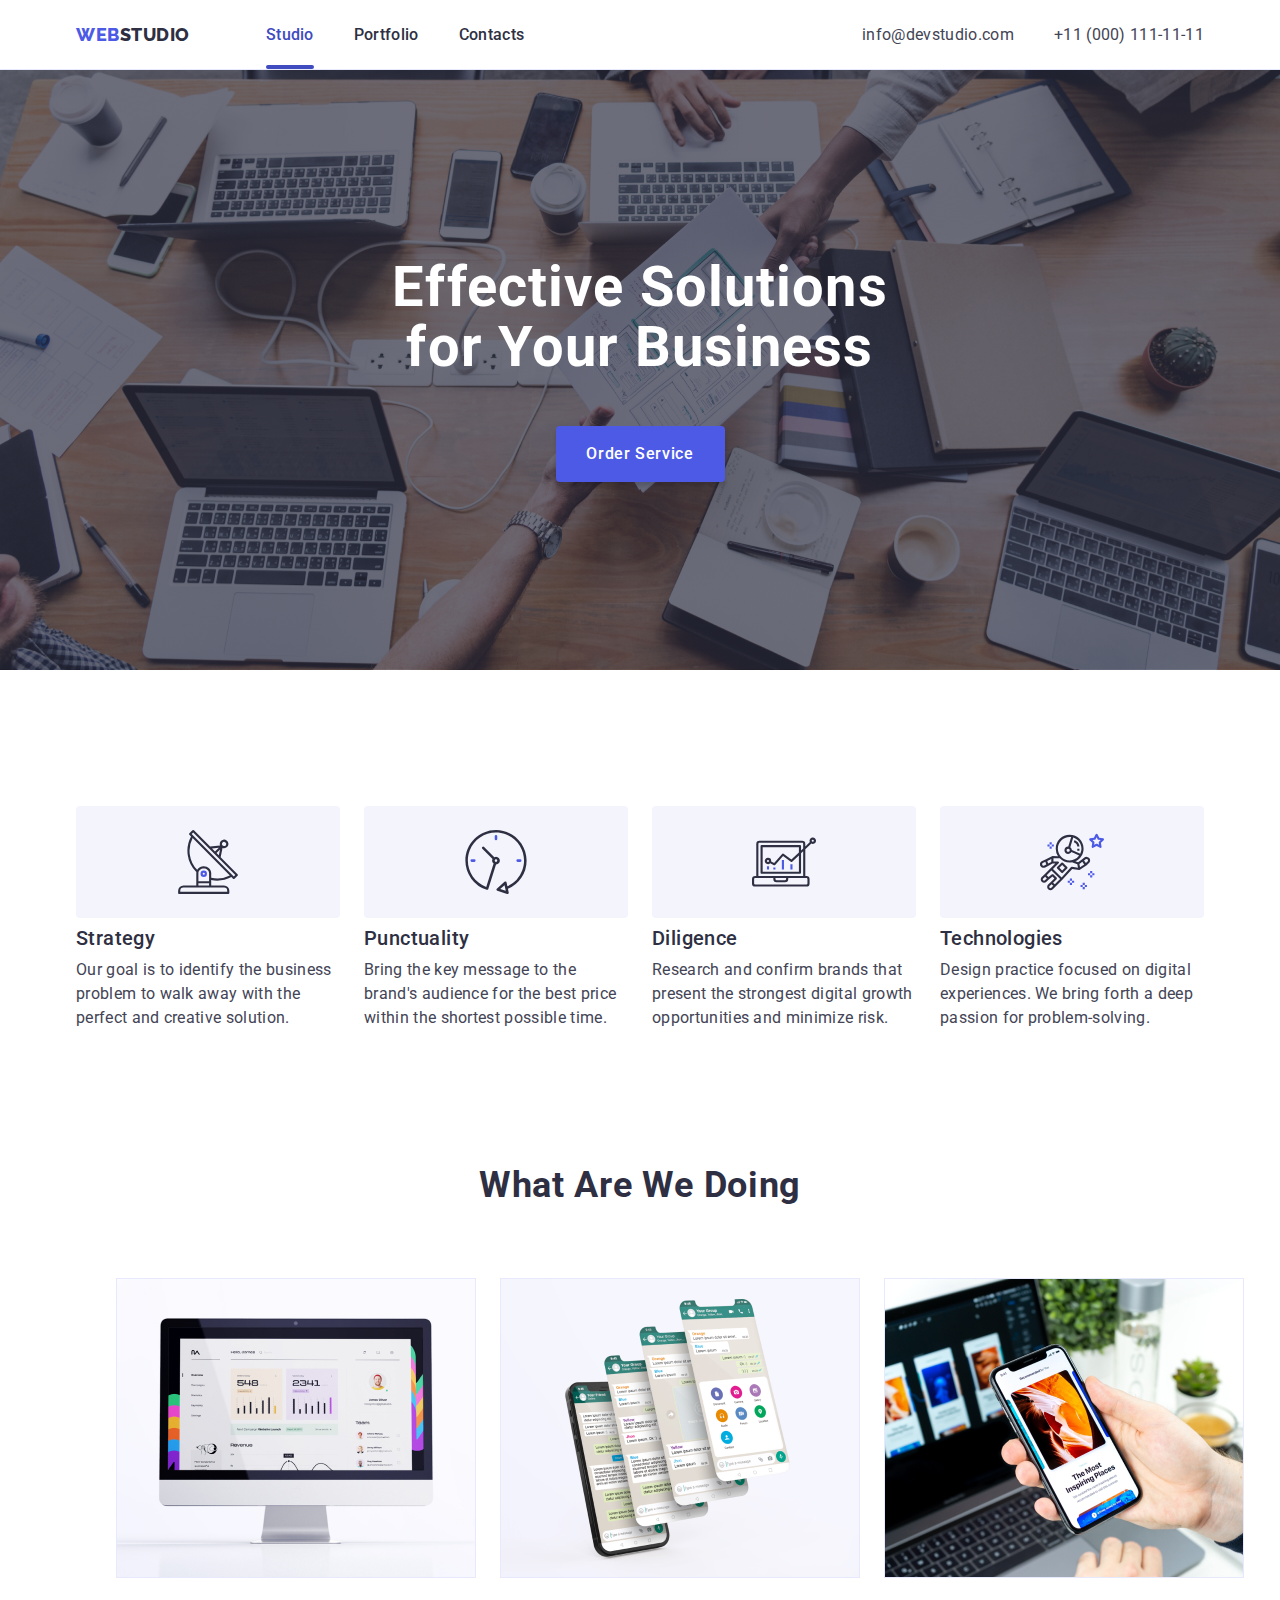
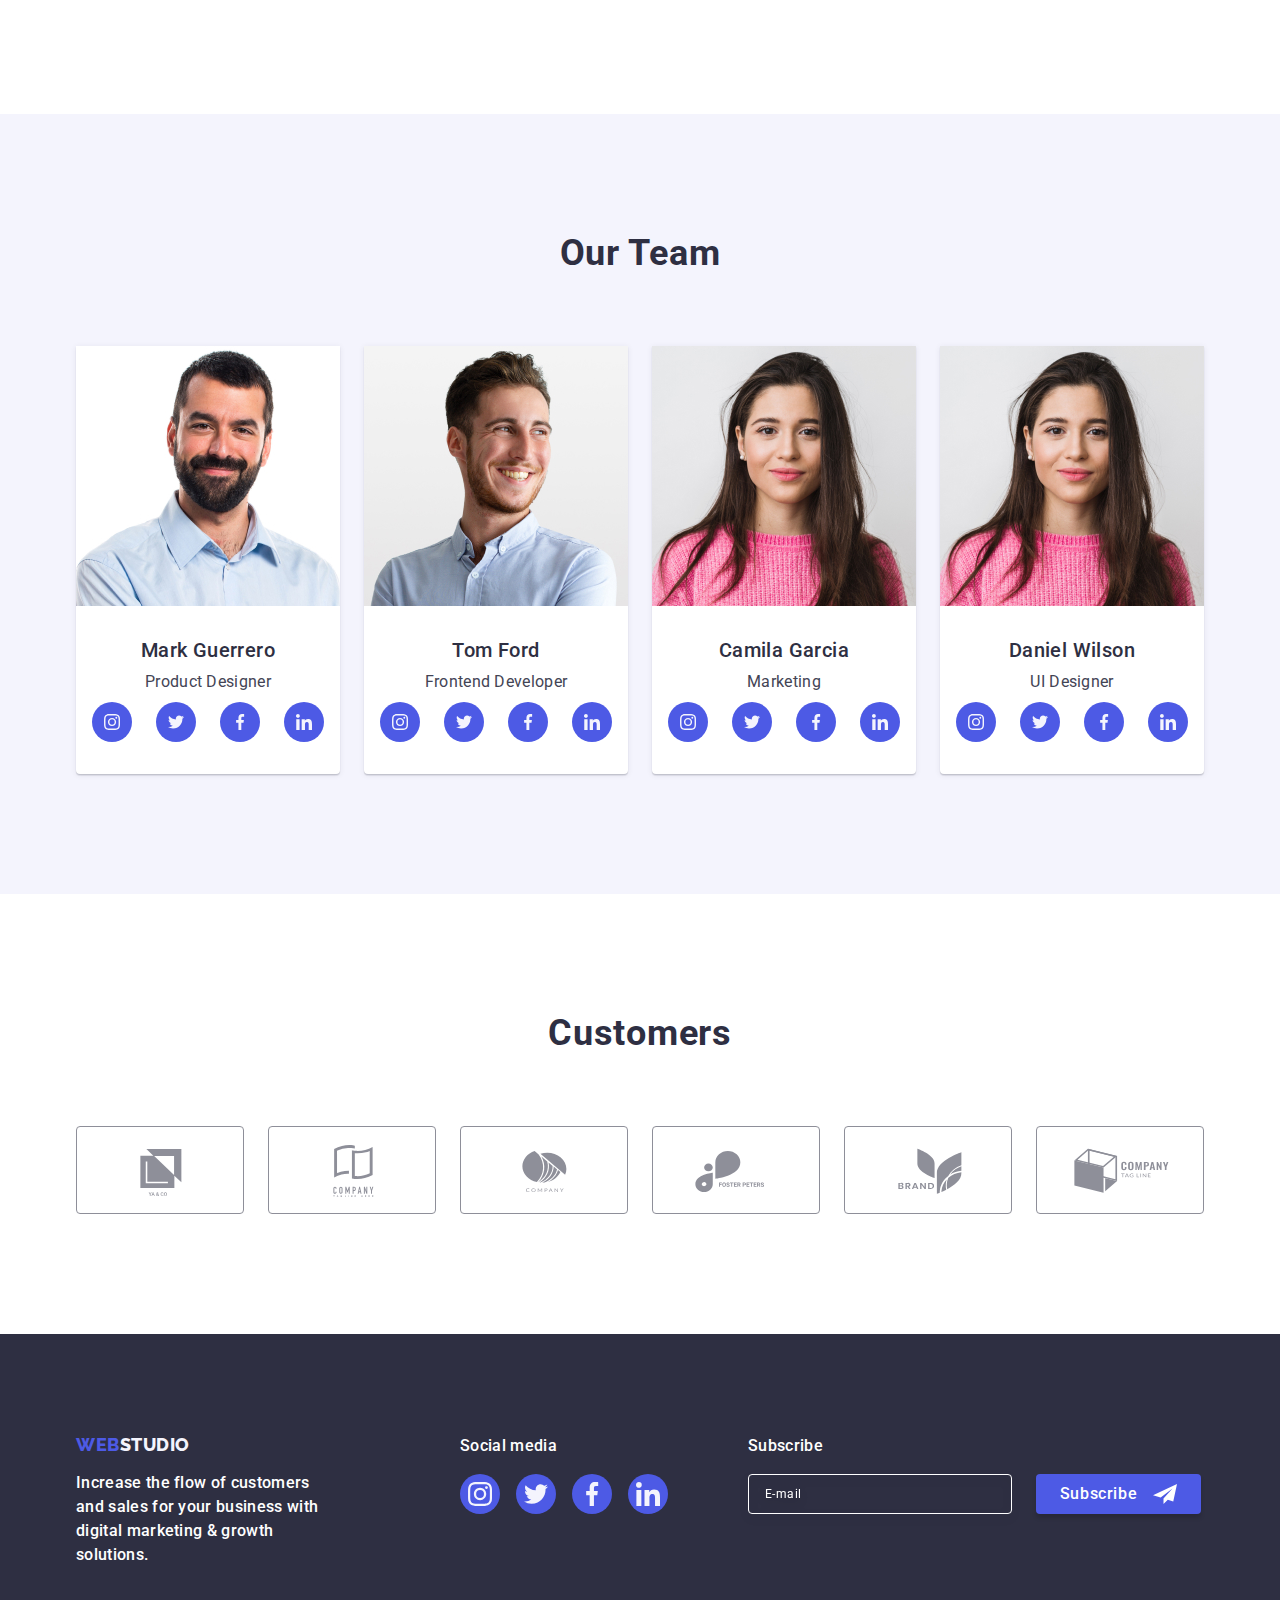
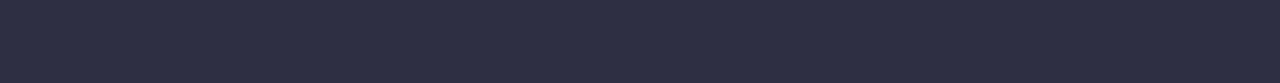
<file: index.html>
<!DOCTYPE html>
<html lang="en">
  <head>
    <meta charset="UTF-8" />
    <meta http-equiv="X-UA-Compatible" content="IE=edge" />
    <meta name="viewport" content="width=, initial-scale=1.0" />
    <title>Document</title>
    <!-- Font styles -->
    <link rel="preconnect" href="https://fonts.googleapis.com" />
    <link rel="preconnect" href="https://fonts.gstatic.com" crossorigin />
    <link
      href="https://fonts.googleapis.com/css2?family=Raleway:wght@800&family=Roboto:wght@400;500;700;900&display=swap"
      rel="stylesheet"
    />
    <!-- Normalise -->
    <link
      rel="stylesheet"
      href="https://cdn.jsdelivr.net/npm/modern-normalize@2.0.0/modern-normalize.min.css"
    />
    <!-- Custom Styles -->
    <link rel="stylesheet" href="./css/styles.css" />
  </head>
  <body>
    <!-- Header -->
    <header class="header">
      <div class="header-container container">
        <nav class="nav-container">
          <a class="logo link">Web<span class="logo-color">Studio</span> </a>
          <ul class="list header-nav-list">
            <li class="link header-nav-item">
              <a class="header-nav-link active link" href="./index.html"
                >Studio</a
              >
            </li>
            <li class="link header-nav-item">
              <a class="header-nav-link link" href="./portfolio.html"
                >Portfolio</a
              >
            </li>
            <li class="link header-nav-item">
              <a class="header-nav-link link" href="">Contacts</a>
            </li>
          </ul>
        </nav>
        <address class="adress">
          <ul class="header-adress list">
            <li>
              <a class="adress-a link" href="mailto:info@devstudio.com"
                >info@devstudio.com</a
              >
            </li>
            <li>
              <a class="adress-a link" href="tel:+110001111111"
                >+11 (000) 111-11-11</a
              >
            </li>
          </ul>
        </address>
      </div>
    </header>
    <main>
      <!-- Hero Section -->
      <section class="hero">
        <div class="container">
          <h1 class="main-title">Effective Solutions for Your Business</h1>
          <button type="button" class="btn" data-modal-open>
            Order Service
          </button>
        </div>
      </section>
      <!-- 4 facts -->
      <section class="section-space">
        <div class="container">
          <h2 class="visually-hidden">features</h2>
          <ul class="list facts-list">
            <li class="facts-item">
              <div class="facts-div-icon">
                <svg class="facts-icon" width="64" height="64">
                  <use href="./images/icons.svg#antenna"></use>
                </svg>
              </div>
              <h3 class="subtitle subtitle-facts">Strategy</h3>
              <p class="facts-desc">
                Our goal is to identify the business problem to walk away with
                the perfect and creative solution.
              </p>
            </li>
            <li class="facts-item">
              <div class="facts-div-icon">
                <svg class="facts-icon" width="64" height="64">
                  <use href="./images/icons.svg#clock"></use>
                </svg>
              </div>
              <h3 class="subtitle subtitle-facts">Punctuality</h3>
              <p class="facts-desc">
                Bring the key message to the brand's audience for the best price
                within the shortest possible time.
              </p>
            </li>
            <li class="facts-item">
              <div class="facts-div-icon">
                <svg class="facts-icon" width="64" height="64">
                  <use href="./images/icons.svg#diagram"></use>
                </svg>
              </div>
              <h3 class="subtitle subtitle-facts">Diligence</h3>
              <p class="facts-desc">
                Research and confirm brands that present the strongest digital
                growth opportunities and minimize risk.
              </p>
            </li>
            <li class="facts-item">
              <div class="facts-div-icon">
                <svg class="facts-icon" width="64" height="64">
                  <use href="./images/icons.svg#astronaut"></use>
                </svg>
              </div>
              <h3 class="subtitle subtitle-facts">Technologies</h3>
              <p class="facts-desc">
                Design practice focused on digital experiences. We bring forth a
                deep passion for problem-solving.
              </p>
            </li>
          </ul>
        </div>
      </section>
      <!-- What are we doing  -->
      <section class="section-doing">
        <div class="container">
          <h2 class="section-title doing-title">What are we doing</h2>
          <ul class="doing-list list">
            <li class="doing-item">
              <img
                src="./images/images_for_hm1/img1.jpg"
                alt="computer"
                width="360"
              />
            </li>
            <li class="doing-item">
              <img
                src="./images/images_for_hm1/img2.jpg"
                alt="phone"
                width="360"
              />
            </li>
            <li class="doing-item">
              <img
                src="./images/images_for_hm1/img3.jpg"
                alt="both"
                width="360"
              />
            </li>
          </ul>
        </div>
      </section>
      <!-- Our Team -->
      <section class="team section-space">
        <div class="container">
          <h2 class="section-title team-title">Our Team</h2>
          <ul class="list team-list">
            <li class="team-item">
              <img
                src="./images/images_for_hm1/img4.jpg"
                alt="Mark Guererro"
                width="264"
              />
              <div class="team-card">
                <h3 class="subtitle team-subtitle">Mark Guerrero</h3>
                <p class="team-text">Product Designer</p>
                <ul class="media list">
                  <li class="team-li">
                    <a class="media-link" href="">
                      <svg width="16" height="16" class="media-svg">
                        <use href="./images/icons.svg#instagram"></use>
                      </svg>
                    </a>
                  </li>
                  <li class="team-li">
                    <a class="media-link" href="">
                      <svg width="16" height="16" class="media-svg">
                        <use href="./images/icons.svg#twitter"></use>
                      </svg>
                    </a>
                  </li>
                  <li class="team-li">
                    <a class="media-link" href="">
                      <svg width="16" height="16" class="media-svg">
                        <use href="./images/icons.svg#facebook"></use>
                      </svg>
                    </a>
                  </li>
                  <li class="team-li">
                    <a class="media-link" href="">
                      <svg width="16" height="16" class="media-svg">
                        <use href="./images/icons.svg#linkedin"></use>
                      </svg>
                    </a>
                  </li>
                </ul>
              </div>
            </li>
            <li class="team-item">
              <img
                src="./images/images_for_hm1/img5.jpg"
                alt="Tom Ford"
                width="264"
              />
              <div class="team-card">
                <h3 class="subtitle team-subtitle">Tom Ford</h3>
                <p class="team-text">Frontend Developer</p>
                <ul class="media list">
                  <li class="team-li">
                    <a class="media-link" href="">
                      <svg width="16" height="16" class="media-svg">
                        <use href="./images/icons.svg#instagram"></use>
                      </svg>
                    </a>
                  </li>
                  <li class="team-li">
                    <a class="media-link" href="">
                      <svg width="16" height="16" class="media-svg">
                        <use href="./images/icons.svg#twitter"></use>
                      </svg>
                    </a>
                  </li>
                  <li class="team-li">
                    <a class="media-link" href="">
                      <svg width="16" height="16" class="media-svg">
                        <use href="./images/icons.svg#facebook"></use>
                      </svg>
                    </a>
                  </li>
                  <li class="team-li">
                    <a class="media-link" href="">
                      <svg width="16" height="16" class="media-svg">
                        <use href="./images/icons.svg#linkedin"></use>
                      </svg>
                    </a>
                  </li>
                </ul>
              </div>
            </li>
            <li class="team-item">
              <img
                src="./images/images_for_hm1/img6.jpg"
                alt="Camila Garcia"
                width="264"
              />
              <div class="team-card">
                <h3 class="subtitle team-subtitle">Camila Garcia</h3>
                <p class="team-text">Marketing</p>
                <ul class="media list">
                  <li class="team-li">
                    <a class="media-link" href="">
                      <svg width="16" height="16" class="media-svg">
                        <use href="./images/icons.svg#instagram"></use>
                      </svg>
                    </a>
                  </li>
                  <li class="team-li">
                    <a class="media-link" href="">
                      <svg width="16" height="16" class="media-svg">
                        <use href="./images/icons.svg#twitter"></use>
                      </svg>
                    </a>
                  </li>
                  <li class="team-li">
                    <a class="media-link" href="">
                      <svg width="16" height="16" class="media-svg">
                        <use href="./images/icons.svg#facebook"></use>
                      </svg>
                    </a>
                  </li>
                  <li class="team-li">
                    <a class="media-link" href="">
                      <svg width="16" height="16" class="media-svg">
                        <use href="./images/icons.svg#linkedin"></use>
                      </svg>
                    </a>
                  </li>
                </ul>
              </div>
            </li>
            <li class="team-item">
              <img
                src="./images/images_for_hm1/img6.jpg"
                alt="Daniel Wilson"
                width="264"
              />
              <div class="team-card">
                <h3 class="subtitle team-subtitle">Daniel Wilson</h3>
                <p class="team-text">UI Designer</p>
                <ul class="media list">
                  <li class="team-li">
                    <a class="media-link" href="">
                      <svg width="16" height="16" class="media-svg">
                        <use href="./images/icons.svg#instagram"></use>
                      </svg>
                    </a>
                  </li>
                  <li class="team-li">
                    <a class="media-link" href="">
                      <svg width="16" height="16" class="media-svg">
                        <use href="./images/icons.svg#twitter"></use>
                      </svg>
                    </a>
                  </li>
                  <li class="team-li">
                    <a class="media-link" href="">
                      <svg width="16" height="16" class="media-svg">
                        <use href="./images/icons.svg#facebook"></use>
                      </svg>
                    </a>
                  </li>
                  <li class="team-li">
                    <a class="media-link" href="">
                      <svg width="16" height="16" class="media-svg">
                        <use href="./images/icons.svg#linkedin"></use>
                      </svg>
                    </a>
                  </li>
                </ul>
              </div>
            </li>
          </ul>
        </div>
      </section>
      <!-- Customers -->
      <section class="customers">
        <div class="container">
          <h2 class="section-title customers-title">Customers</h2>
          <ul class="customers-list list">
            <li class="customers-item">
              <a href="" class="customers-link"
                ><svg class="customers-icon" width="104" height="56">
                  <use href="./images/icons.svg#logo-1"></use>
                </svg>
              </a>
            </li>
            <li class="customers-item">
              <a href="" class="customers-link"
                ><svg class="customers-icon" width="104" height="56">
                  <use href="./images/icons.svg#logo-2"></use>
                </svg>
              </a>
            </li>
            <li class="customers-item">
              <a href="" class="customers-link"
                ><svg class="customers-icon" width="104" height="56">
                  <use href="./images/icons.svg#logo-3"></use>
                </svg>
              </a>
            </li>
            <li class="customers-item">
              <a href="" class="customers-link"
                ><svg class="customers-icon" width="104" height="56">
                  <use href="./images/icons.svg#logo-4"></use>
                </svg>
              </a>
            </li>
            <li class="customers-item">
              <a href="" class="customers-link"
                ><svg class="customers-icon" width="104" height="56">
                  <use href="./images/icons.svg#logo-5"></use>
                </svg>
              </a>
            </li>
            <li class="customers-item">
              <a href="" class="customers-link"
                ><svg class="customers-icon" width="104" height="56">
                  <use href="./images/icons.svg#logo-6"></use>
                </svg>
              </a>
            </li>
          </ul>
        </div>
      </section>
    </main>
    <!-- Footer -->
    <footer class="footer">
      <div class="footer-container container">
        <div class="container-info">
          <a class="logo-footer link" href="./index.html"
            >Web<span class="logo-footer-color">Studio</span></a
          >
          <p class="footer-desc">
            Increase the flow of customers and sales for your business with
            digital marketing & growth solutions.
          </p>
        </div>
        <div class="container-media">
          <p class="footer-desc-soc">Social media</p>
          <ul class="footer-list">
            <li class="footer-item">
              <a class="footer-link" href=""
                ><svg class="footer-icon" width="24" height="24">
                  <use href="./images/icons.svg#instagram"></use>
                </svg>
              </a>
            </li>
            <li class="footer-item">
              <a class="footer-link" href=""
                ><svg class="footer-icon" width="24" height="24">
                  <use href="./images/icons.svg#twitter"></use>
                </svg>
              </a>
            </li>
            <li class="footer-item">
              <a class="footer-link" href=""
                ><svg class="footer-icon" width="24" height="24">
                  <use href="./images/icons.svg#facebook"></use>
                </svg>
              </a>
            </li>
            <li class="footer-item">
              <a class="footer-link" href=""
                ><svg class="footer-icon" width="24" height="24">
                  <use href="./images/icons.svg#linkedin"></use>
                </svg>
              </a>
            </li>
          </ul>
        </div>
        <div class="ftr-form-sect">
          <p class="ftr-form-title">Subscribe</p>
          <form class="ftr-form">
            <label class="ftr-label">
              <input
                class="ftr-input"
                type="email"
                name="user-email"
                placeholder="E-mail"
              />
            </label>
            <button class="ftr-form-btn" type="submit">
              Subscribe
              <svg class="ftr-modal-icon" width="24" height="24">
                <use href="./images/icons.svg#bigtelega"></use>
              </svg>
            </button>
          </form>
        </div>
      </div>
    </footer>
    <!-- Modal Window -->
    <div class="backdrop is-hidden" data-modal>
      <div class="modal">
        <button type="button" class="modal-close-btn" data-modal-close>
          <svg class="modal-close-icon" width="8" height="8">
            <use href="./images/icons.svg#close"></use>
          </svg>
        </button>
        <p class="modal-str">Leave your contacts and we will call you back</p>
        <form>
          <div class="modal-div-item">
            <label class="modal-label" for="user-name"> Name </label>
            <div class="modal-div">
              <input
                type="text"
                name="user-name"
                id="user-name"
                class="modal-input"
              />
              <svg class="modal-svg" width="18" height="24">
                <use href="./images/icons.svg#person"></use>
              </svg>
            </div>
          </div>
          <div class="modal-div-item">
            <label class="modal-label" for="tel"> Phone</label>
            <div class="modal-div">
              <input
                type="tel"
                name="user-phone"
                class="modal-input"
                id="tel"
              />
              <svg class="modal-svg" width="18" height="24">
                <use href="./images/icons.svg#phone"></use>
              </svg>
            </div>
          </div>

          <div class="modal-div-item">
            <label class="modal-label" for="email"> Email</label>
            <div class="modal-div">
              <input type="email" name="email" class="modal-input" id="email" />
              <svg class="modal-svg" width="18" height="24">
                <use href="./images/icons.svg#email"></use>
              </svg>
            </div>
          </div>

          <div class="modal-div-comment">
            <label class="modal-label" for="user-comment"> Comment</label>
            <textarea
              name="user-comment"
              id="user-comment"
              class="modal-input-comment"
              placeholder="Text input"
            >
            </textarea>
          </div>

          <div class="modal-div-checkbox">
            <input
              type="checkbox"
              name="user-privacy"
              value="true"
              class="modal-checkbox-input visually-hidden"
              id="user-privacy"
            />
            <label class="privacy-text" for="user-privacy">
              <span class="privacy-span">
                <svg class="privacy-svg" width="10" height="8">
                  <use href="./images/icons.svg#click"></use>
                </svg>
              </span>
              I accept the terms and conditions of the
              <a class="privacy-policy" href="">Privacy Policy</a>
            </label>
          </div>
          <button type="submit" class="modal-btn btn">Send</button>
        </form>
      </div>
    </div>
    <!-- Scripts -->
    <script src="./js/modal.js"></script>
  </body>
</html>
</file>
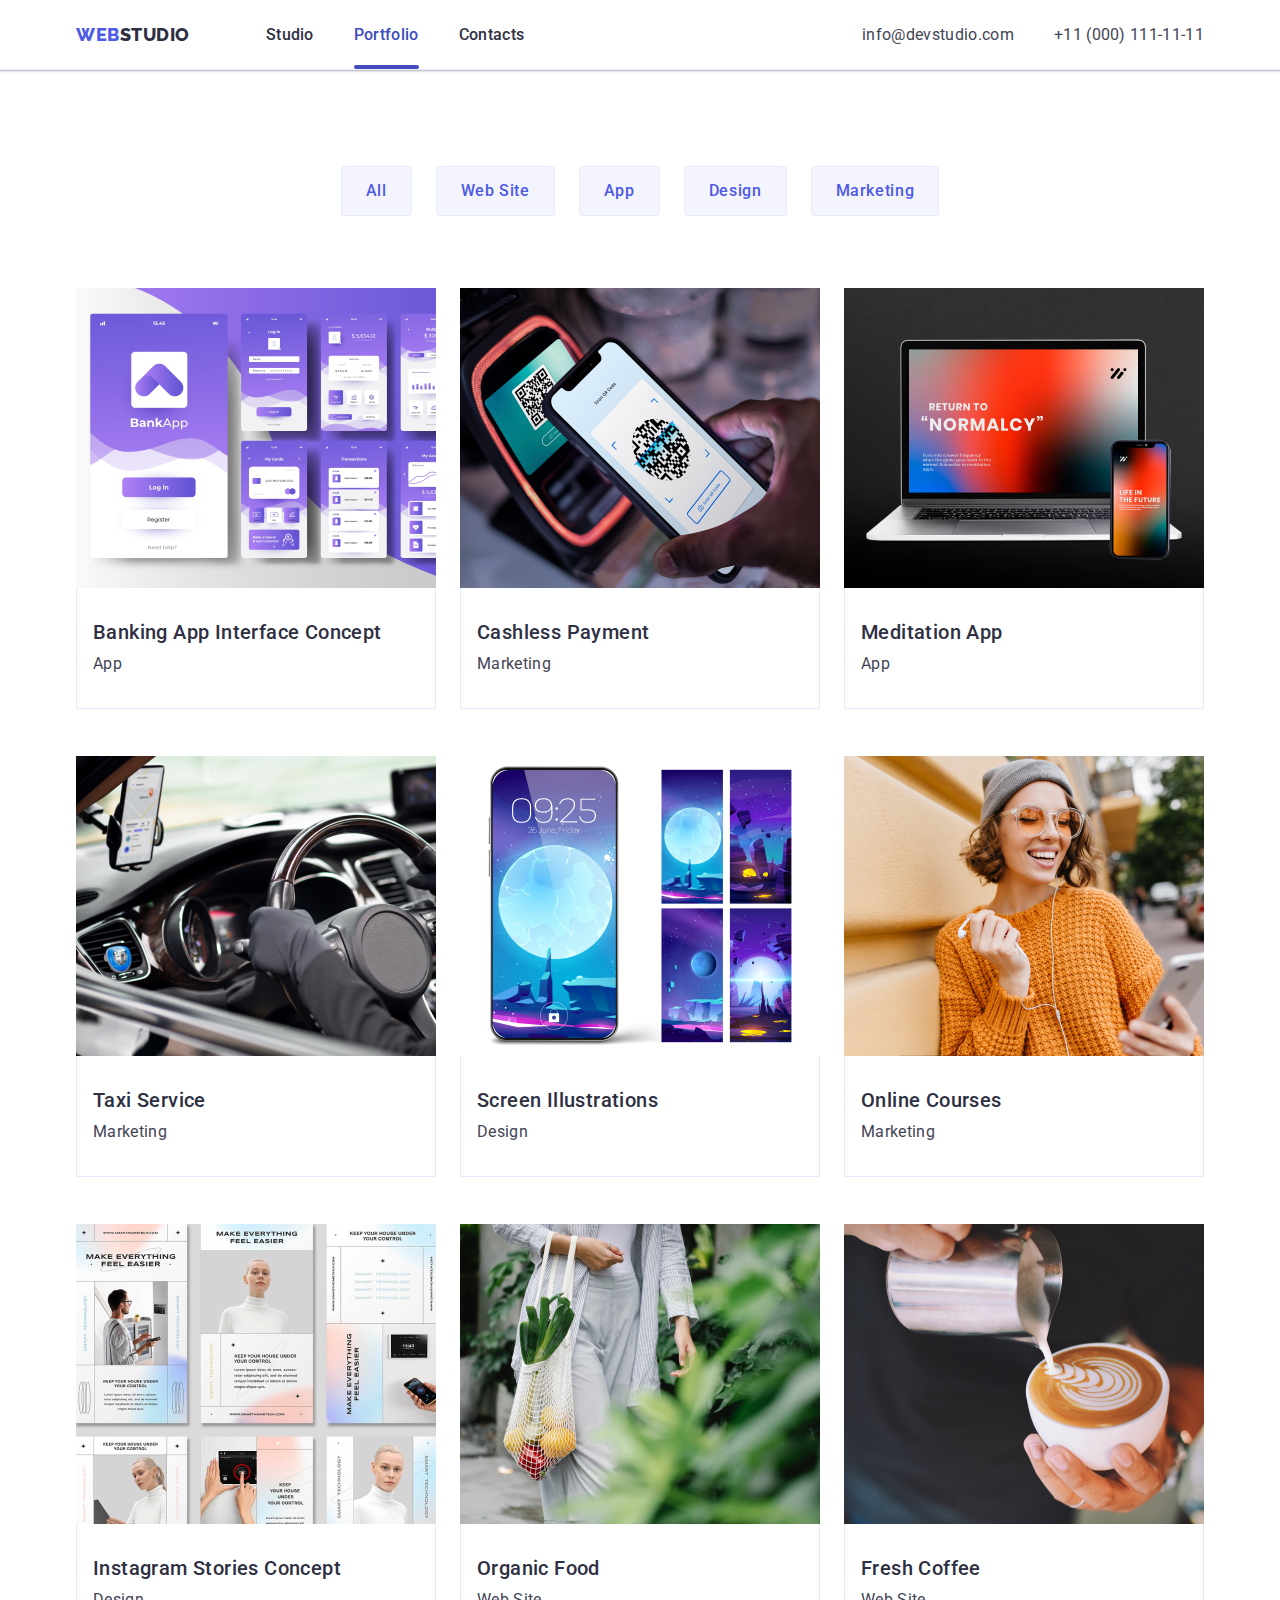
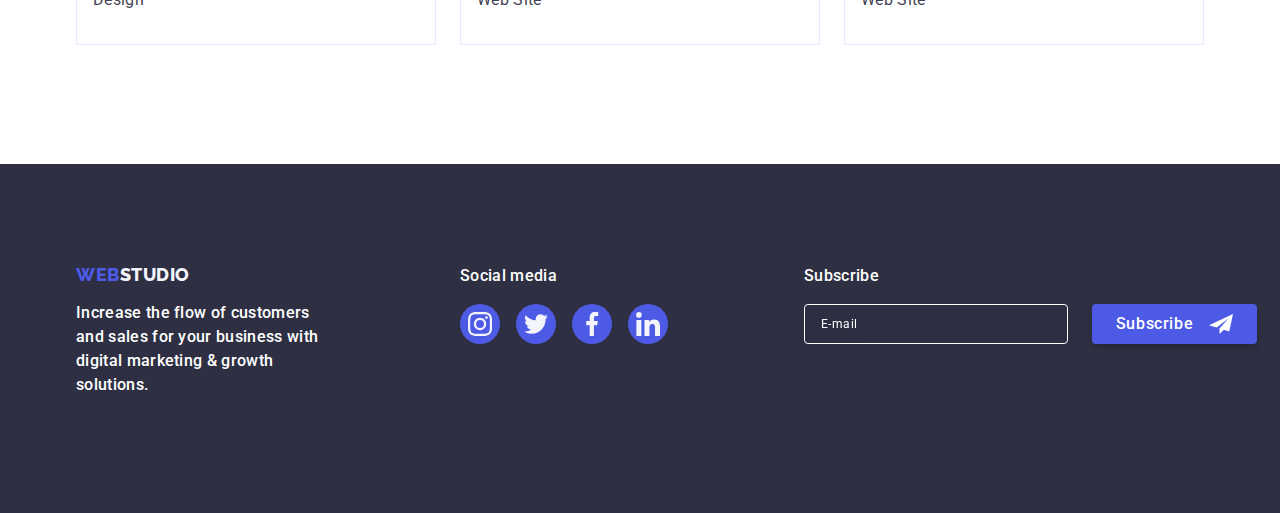
<file: portfolio.html>
<!DOCTYPE html>
<html lang="en">
  <head>
    <meta charset="UTF-8" />
    <meta http-equiv="X-UA-Compatible" content="IE=edge" />
    <meta name="viewport" content="width=device-width, initial-scale=1.0" />
    <title>Portfolio</title>
    <!-- Font Styles -->
    <link rel="preconnect" href="https://fonts.googleapis.com" />
    <link rel="preconnect" href="https://fonts.gstatic.com" crossorigin />
    <link
      href="https://fonts.googleapis.com/css2?family=Raleway:wght@800&family=Roboto:wght@400;500;700;900&display=swap"
      rel="stylesheet"
    />
    <!-- Normalise -->
    <link
      rel="stylesheet"
      href="https://cdn.jsdelivr.net/npm/modern-normalize@2.0.0/modern-normalize.min.css"
    />
    <!-- Custom Styles -->
    <link rel="stylesheet" href="./css/styles.css" />
  </head>
  <body>
    <!-- Header -->
    <header class="header">
      <div class="header-container container">
        <nav class="nav-container">
          <a class="logo link">Web<span class="logo-color">Studio</span> </a>
          <ul class="list header-nav-list">
            <li class="link header-nav-item">
              <a class="header-nav-link link" href="./index.html">Studio</a>
            </li>
            <li class="link header-nav-item">
              <a class="header-nav-link active link" href="./portfolio.html"
                >Portfolio</a
              >
            </li>
            <li class="link header-nav-item">
              <a class="header-nav-link link" href="">Contacts</a>
            </li>
          </ul>
        </nav>
        <address class="adress">
          <ul class="header-adress list">
            <li>
              <a class="adress-a link" href="mailto:info@devstudio.com"
                >info@devstudio.com</a
              >
            </li>
            <li>
              <a class="adress-a link" href="tel:+110001111111"
                >+11 (000) 111-11-11</a
              >
            </li>
          </ul>
        </address>
      </div>
    </header>
    <main>
      <!-- Filter -->
      <section class="portfolio">
        <div class="container">
          <h1 class="visually-hidden">Articles</h1>
          <ul class="list filter-list">
            <li class="btn-item">
              <button class="btn-ptf" type="button">All</button>
            </li>
            <li class="btn-item">
              <button class="btn-ptf" type="button">Web Site</button>
            </li>
            <li class="btn-item">
              <button class="btn-ptf" type="button">App</button>
            </li>
            <li class="btn-item">
              <button class="btn-ptf" type="button">Design</button>
            </li>
            <li class="btn-item">
              <button class="btn-ptf" type="button">Marketing</button>
            </li>
          </ul>
          <!-- Main bit -->
          <ul class="list main-list">
            <li class="main-item">
              <a class="article-link link" href="">
                <div class="article-image">
                  <img
                    src="./images/images_for_hw2/img21.jpg"
                    alt="Banking App Interface
                  Concept"
                    width="360"
                  />
                  <p class="overlay">
                    14 Stylish and User-Friendly App Design Concepts · Task
                    Manager App · Calorie Tracker App · Exotic Fruit Ecommerce
                    App · Cloud Storage App
                  </p>
                </div>
                <div class="main-text">
                  <h2 class="article-title">Banking App Interface Concept</h2>
                  <p class="article-text">App</p>
                </div></a
              >
            </li>
            <li class="main-item">
              <a class="article-link link" href="">
                <div class="article-image">
                  <img
                    src="./images/images_for_hw2/img22.jpg"
                    alt="Cashless Payment"
                    width="360"
                  />
                  <p class="overlay">
                    14 Stylish and User-Friendly App Design Concepts · Task
                    Manager App · Calorie Tracker App · Exotic Fruit Ecommerce
                    App · Cloud Storage App
                  </p>
                </div>
                <div class="main-text">
                  <h2 class="article-title">Cashless Payment</h2>
                  <p class="article-text">Marketing</p>
                </div></a
              >
            </li>
            <li class="main-item">
              <a class="article-link link" href="">
                <div class="article-image">
                  <img
                    src="./images/images_for_hw2/img23.jpg"
                    alt="Meditation App"
                    width="360"
                  />
                  <p class="overlay">
                    14 Stylish and User-Friendly App Design Concepts · Task
                    Manager App · Calorie Tracker App · Exotic Fruit Ecommerce
                    App · Cloud Storage App
                  </p>
                </div>
                <div class="main-text">
                  <h2 class="article-title">Meditation App</h2>
                  <p class="article-text">App</p>
                </div></a
              >
            </li>
            <li class="main-item">
              <a class="article-link link" href="">
                <div class="article-image">
                  <img
                    src="./images/images_for_hw2/img24.jpg"
                    alt="Taxi Service"
                    width="360"
                  />
                  <p class="overlay">
                    14 Stylish and User-Friendly App Design Concepts · Task
                    Manager App · Calorie Tracker App · Exotic Fruit Ecommerce
                    App · Cloud Storage App
                  </p>
                </div>
                <div class="main-text">
                  <h2 class="article-title">Taxi Service</h2>
                  <p class="article-text">Marketing</p>
                </div></a
              >
            </li>
            <li class="main-item">
              <a class="article-link link" href="">
                <div class="article-image">
                  <img
                    src="./images/images_for_hw2/img25.jpg"
                    alt="Screen Illustrations"
                    width="360"
                  />
                  <p class="overlay">
                    14 Stylish and User-Friendly App Design Concepts · Task
                    Manager App · Calorie Tracker App · Exotic Fruit Ecommerce
                    App · Cloud Storage App
                  </p>
                </div>
                <div class="main-text">
                  <h2 class="article-title">Screen Illustrations</h2>
                  <p class="article-text">Design</p>
                </div></a
              >
            </li>
            <li class="main-item">
              <a class="article-link link" href="">
                <div class="article-image">
                  <img
                    src="./images/images_for_hw2/img26.jpg"
                    alt="Online Courses"
                    width="360"
                  />
                  <p class="overlay">
                    14 Stylish and User-Friendly App Design Concepts · Task
                    Manager App · Calorie Tracker App · Exotic Fruit Ecommerce
                    App · Cloud Storage App
                  </p>
                </div>
                <div class="main-text">
                  <h2 class="article-title">Online Courses</h2>
                  <p class="article-text">Marketing</p>
                </div></a
              >
            </li>
            <li class="main-item">
              <a class="article-link link" href="">
                <div class="article-image">
                  <img
                    src="./images/images_for_hw2/img27.jpg"
                    alt="Instagram Stories Concept"
                    width="360"
                  />
                  <p class="overlay">
                    14 Stylish and User-Friendly App Design Concepts · Task
                    Manager App · Calorie Tracker App · Exotic Fruit Ecommerce
                    App · Cloud Storage App
                  </p>
                </div>
                <div class="main-text">
                  <h2 class="article-title">Instagram Stories Concept</h2>
                  <p class="article-text">Design</p>
                </div></a
              >
            </li>
            <li class="main-item">
              <a class="article-link link" href="">
                <div class="article-image">
                  <img
                    src="./images/images_for_hw2/img28.jpg"
                    alt="Organic Food"
                    width="360"
                  />
                  <p class="overlay">
                    14 Stylish and User-Friendly App Design Concepts · Task
                    Manager App · Calorie Tracker App · Exotic Fruit Ecommerce
                    App · Cloud Storage App
                  </p>
                </div>
                <div class="main-text">
                  <h2 class="article-title">Organic Food</h2>
                  <p class="article-text">Web Site</p>
                </div></a
              >
            </li>
            <li class="main-item">
              <a class="article-link link" href="">
                <div class="article-image">
                  <img
                    src="./images/images_for_hw2/img29.jpg"
                    alt="Fresh Coffee"
                    width="360"
                  />
                  <p class="overlay">
                    14 Stylish and User-Friendly App Design Concepts · Task
                    Manager App · Calorie Tracker App · Exotic Fruit Ecommerce
                    App · Cloud Storage App
                  </p>
                </div>
                <div class="main-text">
                  <h2 class="article-title">Fresh Coffee</h2>
                  <p class="article-text">Web Site</p>
                </div></a
              >
            </li>
          </ul>
        </div>
      </section>
    </main>
    <!-- Footer -->
    <footer class="footer">
      <div class="footer-container container">
        <div class="container-info">
          <a class="logo-footer link" href="./index.html"
            >Web<span class="logo-footer-color">Studio</span></a
          >
          <p class="footer-desc">
            Increase the flow of customers and sales for your business with
            digital marketing & growth solutions.
          </p>
        </div>
        <div class="container-media">
          <p class="footer-desc">Social media</p>
          <ul class="footer-list">
            <li class="footer-item">
              <a class="footer-link" href=""
                ><svg class="footer-icon" width="24" height="24">
                  <use href="./images/icons.svg#instagram"></use>
                </svg>
              </a>
            </li>
            <li class="footer-item">
              <a class="footer-link" href=""
                ><svg class="footer-icon" width="24" height="24">
                  <use href="./images/icons.svg#twitter"></use>
                </svg>
              </a>
            </li>
            <li class="footer-item">
              <a class="footer-link" href=""
                ><svg class="footer-icon" width="24" height="24">
                  <use href="./images/icons.svg#facebook"></use>
                </svg>
              </a>
            </li>
            <li class="footer-item">
              <a class="footer-link" href=""
                ><svg class="footer-icon" width="24" height="24">
                  <use href="./images/icons.svg#linkedin"></use>
                </svg>
              </a>
            </li>
          </ul>
        </div>
        <div class="ftr-form-sect">
          <p class="ftr-form-title">Subscribe</p>
          <form class="ftr-form">
            <label class="ftr-label">
              <input
                class="ftr-input"
                type="email"
                name="user-email"
                placeholder="E-mail"
              />
            </label>
            <button class="ftr-form-btn" type="submit">
              Subscribe
              <svg class="ftr-modal-icon" width="24" height="24">
                <use href="./images/icons.svg#bigtelega"></use>
              </svg>
            </button>
          </form>
        </div>
      </div>
    </footer>
  </body>
</html>
</file>
<file: css/styles.css>
:root {
  /* Colours */
  --color-iris: #4d5ae5;
  --color-ocean: #404bbf;
  --color-navy-blue: #2e2f42;
  --color-slate: #434455;
  --color-light-slate: #8e8f99;
  --color-cornflower: #e7e9fc;
  --color-cloud: #f4f4fd;
  --color-grey: #2e2f42;
  --color-white: #ffffff;
  --color-dairy: #fcfcfc;
  --color-green: #31d0aa;
  /* Fonts */
  --main-font: "Roboto", sans-serif;
  --logo-font: "Raleway", sans-serif;
}

/* Base styles */
body {
  font-size: 16px;
  font-family: var(--main-font);
  font-style: normal;
  font-weight: 400;
  line-height: 24px;
  letter-spacing: 0.02em;
  text-decoration: none;
  text-transform: none;
  color: var(--color-slate);
  background-color: #ffffff;
}
/* reset start */
h1,
h2,
h3,
h4,
h5,
h6,
p {
  margin: 0px;
}
img {
  display: block;
}
.section-title {
  font-size: 36px;
  font-weight: 700;
  line-height: 1.11;
  text-align: center;
  text-transform: capitalize;
  letter-spacing: 0.02em;

  color: var(--color-grey);
}
.subtitle {
  font-size: 20px;
  font-weight: 500;
  letter-spacing: 0.02em;
  color: var(--color-navy-blue);
}
.desc {
  font-weight: 500;
}
.list {
  list-style: none;
}
.link {
  text-decoration: none;
}
.container {
  width: 1158px;
  padding: 0 15px;
  margin: 0 auto;
}
.section-space {
  padding: 120px 0;
}
/* Header */
.header {
  border-bottom: 1px solid var(--cornflower, #e7e9fc);
  background: var(--white, #fff);
  min-width: 1158px;
  box-shadow: 0px 2px 1px rgba(46, 47, 66, 0.08),
    0px 1px 1px rgba(46, 47, 66, 0.16), 0px 1px 6px rgba(46, 47, 66, 0.08);

  transition: background-color 300ms ease, backdrop-filter 300ms ease;

  z-index: 10;
}
.header.no-transparency {
  background-color: rgba(17, 19, 25, 0.4);
  backdrop-filter: blur(3px);
}
.header-container {
  display: flex;
  align-items: center;
}
.nav-container {
  display: flex;
  align-items: center;
  margin-right: auto;
}
.logo {
  display: flex;
  padding: 24px 0;
  margin-right: 76px;
  font-family: var(--logo-font);
  font-style: normal;
  font-weight: 800;
  font-size: 18px;
  line-height: 1.17;
  letter-spacing: 0.03em;
  text-transform: uppercase;
  color: var(--color-iris);
}
.logo-color {
  color: var(--color-navy-blue);
}
.header-nav-list {
  padding-left: 0;
  margin: 0;
  display: flex;
  align-items: center;
  gap: 40px;
}
.header-nav-item {
}

.header-nav-link {
  padding: 24px 0;
  font-weight: 500;
  font-size: 16px;
  line-height: 1.5;
  letter-spacing: 0.02em;
  position: relative;
  color: var(--color-navy-blue);
  transition: color 250ms cubic-bezier(0.4, 0, 0.2, 1);
}
.header-nav-link::after {
  content: "";
  position: absolute;
  display: block;
  width: 100%;
  height: 4px;
  border-radius: 2px;
  bottom: -1px;
}
.header-nav-link.active {
  color: var(--color-ocean);
}

.header-nav-link.active::after {
  background-color: var(--color-ocean, #404bbf);
}

.adress {
  /* display: flex; */
  align-items: center;
  padding: 0;
}
.header-adress {
  display: flex;
  gap: 40px;
  margin: 0;
  padding: 0;
  transition: color 250ms cubic-bezier(0.4, 0, 0.2, 1);
}
.adress-a {
  padding: 0;
  margin: 0;
  font-style: normal;
  line-height: 1.5;
  letter-spacing: 0.02em;
  color: var(--color-slate);

  transition: color 250ms cubic-bezier(0.4, 0, 0.2, 1);
}
.adress-a:hover,
.adress-a:focus {
  color: var(--color-iris);
}

/* Hero section */
.main-title {
  display: flex;
  align-items: center;
  text-align: center;
  width: 496px;
  margin: 0 auto;
  margin-bottom: 48px;
  font-size: 56px;
  font-weight: 700;
  line-height: 1.07;
  letter-spacing: 0.02em;
  color: var(--color-white);
  max-width: 496px;
}
.hero {
  background-color: var(--color-navy-blue);
  background-image: linear-gradient(
      rgba(46, 47, 66, 0.7),
      rgba(46, 47, 66, 0.7)
    ),
    url(../images/people-office.jpg);
  background-repeat: no-repeat;
  background-size: cover;
  background-position: center;
  max-width: 1440px;
  padding: 188px 0;
  margin: 0 auto;
}
.btn {
  min-width: 169px;
  border: none;
  display: block;
  margin: 0 auto;
  width: 169px;
  height: 56px;

  font-family: inherit;
  font-size: 16px;
  line-height: 1.5;
  font-weight: 500;
  letter-spacing: 0.04em;
  color: var(--color-white);
  background-color: var(--color-iris);
  box-shadow: 0px 4px 4px rgba(0, 0, 0, 0.15);
  border-radius: 4px;
  cursor: pointer;

  transition: background-color 250ms cubic-bezier(0.4, 0, 0.2, 1);
}

.btn:hover,
.btn:focus {
  color: var(--color-white);
  background-color: var(--color-ocean);
  cursor: pointer;
}

/* 4 facts */
.facts-div-icon {
  display: flex;
  align-items: center;
  justify-content: center;
  width: 264px;
  height: 112px;
  border-radius: 4px;
  background: var(--cloud, #f4f4fd);
  border-radius: 4px;
  margin-bottom: 8px;
}
.facts-icon {
}
.visually-hidden {
  position: absolute;
  width: 1px;
  height: 1px;
  margin: -1px;
  border: 0;
  white-space: nowrap;
  clip-path: inset(100%);
  clip: rect(0 0 0 0);
  overflow: hidden;
}

.facts-desc {
  width: 264px;
  line-height: 1.5;
  letter-spacing: 0.02em;
  color: var(--color-slate);
}
.facts-list {
  display: flex;
  padding: 0;
  gap: 24px;
}
.facts-item {
  flex-basis: calc(100%-72px) / 4;
}
.subtitle-facts {
  margin-bottom: 8px;
}

/* What are we doing */
.section-doing {
  padding-bottom: 120px;
}
.doing-title {
  margin-bottom: 72px;
}
.doing-list {
  display: flex;
  gap: 24px;
}
.doing-item {
  flex-basis: calc(100%-48px) / 3;
}

/* Our Team */

.team {
  background-color: var(--color-cloud);
}
.team-title {
  margin-bottom: 72px;
}
.team-subtitle {
  text-align: center;
  margin-bottom: 8px;
}
.team-list {
  margin: 0;
  padding: 0;
  display: flex;
  gap: 24px;
}
.team-item {
  flex-basis: calc(100%-72px) / 4;
  border-radius: 0px 0px 4px 4px;
  background: var(--white, #fff);
  box-shadow: 0px 2px 1px 0px rgba(46, 47, 66, 0.08),
    0px 1px 1px 0px rgba(46, 47, 66, 0.16),
    0px 1px 6px 0px rgba(46, 47, 66, 0.08);
}

.team-text {
  text-align: center;
  font-size: 16px;
  line-height: 1.5;
  margin-bottom: 8px;
}
.team-card {
  padding: 32px 0px;
}
.media {
  display: flex;
  justify-content: center;
  align-items: center;
  padding-left: 0;
  gap: 24px;
}
.media-link {
  width: 40px;
  height: 40px;
  color: var(--color-white);
  background-color: var(--color-iris);
  border-radius: 50%;
  display: flex;
  justify-content: center;
  align-items: center;
  transition: background-color 250ms cubic-bezier(0.4, 0, 0.2, 1);
}
.media-link:hover,
.media-link:focus {
  background-color: var(--color-ocean);
}
.media-svg {
  fill: var(--color-cloud);
}
/* Customers */
.customers {
  padding: 120px 0;
}
.customers-title {
  margin-bottom: 72px;
}
.customers-list {
  display: flex;
  justify-content: center;
  align-items: center;
  gap: 24px;
  padding: 0;
  margin: 0;
}
.customers-item {
  width: calc((100% - 120px) / 6);
  height: 88px;
}
.customers-link {
  display: flex;
  align-items: center;
  justify-content: center;
  width: 100%;
  height: 100%;
  color: var(--color-light-slate);
  border: 1px solid var(--color-light-slate);
  border-radius: 4px;
  transition: border-color 250ms cubic-bezier(0.4, 0, 0.2, 1),
    color 250ms cubic-bezier(0.4, 0, 0.2, 1);
}
.customers-icon {
  fill: currentColor;
}
.customers-link:hover,
.customers-link:focus {
  color: var(--color-ocean);
  border-color: var(--color-ocean);
}
/* Footer */
.footer {
  display: flex;
  padding: 100px 0;
  background-color: var(--color-navy-blue);
}
.footer-container {
  display: flex;
  align-items: baseline;
}
.container-info {
  display: block;
  margin-right: 120px;
}
.container-media {
  display: block;
  padding: 0;
}

.logo-footer {
  display: inline-block;
  margin-bottom: 16px;
  font-family: var(--logo-font);
  font-style: normal;
  font-weight: 800;
  font-size: 18px;
  line-height: 1.17;
  letter-spacing: 0.03em;
  text-transform: uppercase;
  color: var(--color-iris);
}
.logo-footer-color {
  color: var(--color-cloud);
}
.footer-desc {
  width: 264px;
  color: var(--color-white);

  font-weight: 500;
  font-size: 16px;
  line-height: 1.5;
  letter-spacing: 0.02em;
  margin-bottom: 16px;
}

.footer-desc-soc {
  color: var(--color-white);
  font-weight: 500;
  font-size: 16px;
  line-height: 1.5;
  letter-spacing: 0.02em;
  margin-bottom: 16px;
}
.footer-list {
  display: inline-flex;
  align-items: flex-start;
  gap: 16px;
  list-style: none;
  margin: 0;
  padding: 0;
}
.footer-item {
  width: 40px;
  height: 40px;
}
.footer-link {
  background-color: var(--color-iris);
  border-radius: 50%;
  display: flex;
  justify-content: center;
  align-items: center;

  width: 100%;
  height: 100%;

  transition: background-color 250ms cubic-bezier(0.4, 0, 0.2, 1);
}
.footer-link:hover,
.footer-link:focus {
  background-color: var(--color-green);
}
.footer-icon {
  fill: var(--color-cloud);
}

.ftr-form-sect {
  display: flex;
  flex-direction: column;
  justify-content: start;
  align-items: start;
  margin-left: 80px;
  width: 453px;
}

.ftr-form-title {
  font-weight: 500;
  font-size: 16px;
  line-height: 1.5;
  letter-spacing: 0.02em;
  color: #ffffff;
  margin-bottom: 16px;
}

.ftr-form {
  display: flex;
  justify-content: start;
  align-items: start;
  gap: 24px;
}

.ftr-label {
  display: flex;
  justify-content: center;
  align-items: center;
}

.ftr-input {
  padding: 8px 16px;
  width: 264px;
  height: 40px;
  font-size: 12px;
  line-height: 1.5;
  letter-spacing: 0.04em;
  border: 1px solid #ffffff;
  border-radius: 4px;
  background-color: transparent;
  color: #ffffff;
  filter: drop-shadow(0px 4px 4px rgba(0, 0, 0, 0.15));
}

.ftr-input::placeholder {
  color: #ffffff;
}

.ftr-form-btn {
  display: flex;
  justify-content: center;
  align-items: center;

  min-width: 165px;
  height: 40px;
  border: none;
  background-color: #4d5ae5;
  font-weight: 500;
  font-size: 16px;
  line-height: 1.5;
  letter-spacing: 0.04em;
  color: #ffffff;
  border-radius: 4px;
  box-shadow: 0px 4px 4px rgba(0, 0, 0, 0.15);
  cursor: pointer;
  transition: background-color 250ms cubic-bezier(0.4, 0, 0.2, 1);
}

.ftr-form-btn:hover,
.ftr-form-btn:focus {
  background-color: var(--btn-bg-focus-cl);
}

.ftr-modal-icon {
  margin-left: 16px;
}

/* Portfolio */
.portfolio {
  padding-top: 96px;
  padding-bottom: 120px;
}

/* Filter */
.filter-list {
  display: flex;
  align-items: center;
  justify-content: center;
  gap: 24px;
  padding: 0;
  margin-top: 0;
  margin-bottom: 72px;
}

.btn-ptf {
  border-radius: 4px;
  border: 1px solid var(--cornflower, #e7e9fc);
  background: var(--cloud, #f4f4fd);
  padding: 12px 24px;
  font-family: "Roboto", sans-serif;
  font-weight: 500;
  font-size: 16px;
  line-height: 1.5;
  letter-spacing: 0.04em;
  color: var(--color-iris);
  background-color: var(--color-cloud);
  border: 1px solid;
  border-color: var(--color-cornflower);

  transition: color 250ms cubic-bezier(0.4, 0, 0.2, 1),
    background-color 250ms cubic-bezier(0.4, 0, 0.2, 1),
    border-color 250ms cubic-bezier(0.4, 0, 0.2, 1),
    box-shadow 250ms cubic-bezier(0.4, 0, 0.2, 1);
}
.btn-ptf:hover,
.btn-ptf:focus {
  color: var(--color-white);
  background-color: var(--color-ocean);
  cursor: pointer;
  border-radius: 4px;
  border: 1px solid var(--cornflower, #e7e9fc);
  border: 1px solid transparent;
  box-shadow: 0px 3px 1px rgba(0, 0, 0, 0.1), 0px 2px 1px rgba(0, 0, 0, 0.08),
    0px 2px 2px rgba(0, 0, 0, 0.12);
}

/* Main Bit */
.main-list {
  display: flex;
  flex-basis: calc(100%-48px) / 3;
  width: 1128px;
  flex-wrap: wrap;
  padding: 0;
  margin: 0;
  row-gap: 48px;
  column-gap: 24px;
}
.main-item {
  background: var(--white, #fff);
  display: flex;
  width: 360px;
  height: 420px;
  padding-bottom: 0px;
  flex-direction: column;
  align-items: flex-start;
  gap: 32px;
  flex-shrink: 0;
}
.main-text {
  padding: 32px 16px;
  border: 1px solid #e7e9fc;
  border-top: none;
}

.article {
  background: var(--color-white);
  border: 1px solid;
  border-color: var(--color-cornflower);
}
.article-link {
  transition: box-shadow 250ms cubic-bezier(0.4, 0, 0.2, 1);
}
.article-title {
  padding: 0;
  margin-bottom: 8px;
  font-size: 20px;
  line-height: 1.2;
  font-weight: 500;
  letter-spacing: 0.02em;
  color: var(--color-navy-blue);
}
.article-text {
  padding: 0;
  font-size: 16px;
  line-height: 1.5;
  letter-spacing: 0.02em;
  color: var(--color-slate);
}
.article-image {
  position: relative;
  overflow: hidden;

  transition: color 250ms cubic-bezier(0.4, 0, 0.2, 1);
}
.overlay {
  position: absolute;
  top: 0;
  left: 0;
  width: 100%;
  height: 100%;
  padding: 40px 32px;
  background-color: var(--color-iris);
  transform: translateY(100%);
  transition: transform 250ms cubic-bezier(0.4, 0, 0.2, 1);
  color: var(--color-cloud);
  line-height: 1.5;
  letter-spacing: 0.02em;
  margin: 0;
  font-size: 16px;
}
.article-link:hover .overlay,
.article-link:focus .overlay {
  transform: translateX(0);
  box-shadow: 0px 1px 6px rgba(46, 47, 66, 0.08),
    0px 1px 1px rgba(46, 47, 66, 0.16), 0px 2px 1px rgba(46, 47, 66, 0.08);
}

.article-link:hover,
.article-link:focus {
  box-shadow: 0px 1px 6px rgba(46, 47, 66, 0.08),
    0px 1px 1px rgba(46, 47, 66, 0.16), 0px 2px 1px rgba(46, 47, 66, 0.08);
}

/* Modal Window */
.backdrop {
  display: flex;
  align-items: center;
  justify-content: center;
  position: fixed;
  top: 0;
  left: 0;
  width: 100%;
  height: 100%;
  background: var(--navyblue-modal, rgba(46, 47, 66, 0.4));
  backdrop-filter: blur(2px);
  transition: opacity 250ms cubic-bezier(0.4, 0, 0.2, 1),
    visibility 250ms cubic-bezier(0.4, 0, 0.2, 1);
}
.is-hidden {
  opacity: 0;
  visibility: hidden;
  pointer-events: none;
}
.modal {
  position: absolute;
  top: 50%;
  left: 50%;
  transform: translate(-50%, -50%) scale(1);
  width: 408px;
  min-height: 584px;
  padding: 72px 24px 24px 24px;
  background: #fcfcfc;
  border-radius: 4px;
  transition: transform 250ms cubic-bezier(0.4, 0, 0.2, 1);
  box-shadow: 0px 1px 1px rgba(0, 0, 0, 0.14), 0px 1px 3px rgba(0, 0, 0, 0.12),
    0px 2px 1px rgba(0, 0, 0, 0.2);
}
/* .backdrop.is-hidden .modal {
  opacity: 0;
  transform: translate(-50%, -70%);
  transition-delay: 0;
} */

.modal-close-btn {
  position: absolute;
  top: 24px;
  right: 24px;
  border-radius: 50%;
  width: 24px;
  height: 24px;
  border: 1px solid rgba(0, 0, 0, 0.1);
  background: var(--color-ocean);
  background-color: var(--color-cornflower);
  display: flex;
  justify-content: center;
  align-items: center;
  padding: 0;
  cursor: pointer;
  transition: background-color 250ms cubic-bezier(0.4, 0, 0.2, 1),
    border 250ms cubic-bezier(0.4, 0, 0.2, 1);
}

.modal-close-btn:hover .modal-close-icon,
.modal-close-btn:focus .modal-close-icon {
  fill: var(--color-white);
}

.modal-close-btn:hover,
.modal-close-btn:focus {
  background-color: var(--color-ocean);
  border: none;
}

.modal-close-icon {
  fill: #2e2f42;
  transition: fill 250ms cubic-bezier(0.4, 0, 0.2, 1);
}
.modal-str {
  display: block;
  color: var(--navyblue, #2e2f42);
  text-align: center;
  margin-bottom: 16px;
  font-weight: 500;
  font-size: 16px;
  font-style: normal;
  line-height: 1.5;
  letter-spacing: 0.02em;
}
.modal-div-item {
  margin-bottom: 8px;
  padding: 0;
}

.modal-label {
  display: block;
  color: var(--lightslate, #8e8f99);

  font-family: Roboto;
  font-size: 12px;
  font-style: normal;
  font-weight: 400;
  line-height: 1.17;
  letter-spacing: 0.04em;
  margin-bottom: 4px;
}
.modal-div {
  position: relative;
}

.modal-input {
  border-radius: 4px;
  border: 1px solid rgba(46, 47, 66, 0.4);
  outline: transparent;
  outline-offset: -1px;
  width: 100%;
  height: 40px;
  padding-left: 38px;
  background-color: transparent;
  transition: border-color 250ms cubic-bezier(0.4, 0, 0.2, 1);
}
.modal-svg {
  position: absolute;
  top: 50%;
  transform: translateY(-50%);
  left: 16px;
  transition: fill 250ms cubic-bezier(0.4, 0, 0.2, 1);
}

.modal-input-comment:focus,
.modal-input:focus {
  fill: #4d5ae5;
  border-color: var(--color-iris);
}

.modal-svg:focus {
  fill: var(--color-iris);
}
.modal-input:focus + .modal-svg {
  fill: var(--color-iris);
}

.modal-div-comment {
  margin-bottom: 16px;
}

.modal-input-comment {
  display: block;
  width: 100%;
  height: 120px;
  resize: none;
  font-size: 12px;
  line-height: 1.17;
  letter-spacing: 0.04em;
  color: rgba(46, 47, 66, 0.4);
  outline-offset: -1px;
  outline: transparent;
  padding: 8px 16px;
  background-color: transparent;

  border-radius: 4px;
  border: 1px solid rgba(46, 47, 66, 0.4);
  transition: border-color 250ms cubic-bezier(0.4, 0, 0.2, 1);
}
/* Checkbox */
.modal-div-checkbox {
  margin-bottom: 24px;
  display: flex;
}

.privacy-text {
  font-size: 12px;
  line-height: 1.17;
  letter-spacing: 0.04em;
  color: #8e8f99;
  user-select: none;
}
.privacy-span {
  display: inline-flex;
  justify-content: center;
  align-items: center;

  cursor: pointer;

  width: 16px;
  height: 16px;
  border: 1px solid rgba(46, 47, 66, 0.4);
  border-radius: 2px;
  margin-right: 8px;
  fill: transparent;
  transition: background-color 250ms cubic-bezier(0.4, 0, 0.2, 1),
    border 250ms cubic-bezier(0.4, 0, 0.2, 1),
    fill 250ms cubic-bezier(0.4, 0, 0.2, 1);
}

.modal-checkbox-input:checked + .privacy-text .privacy-span {
  background-color: var(--color-ocean);
  border: none;
  fill: var(--color-cloud);
}

.privacy-policy {
  color: var(--color-iris);
  font-size: 12px;
  line-height: 1.17;
  letter-spacing: 0.04em;
}
</file>
